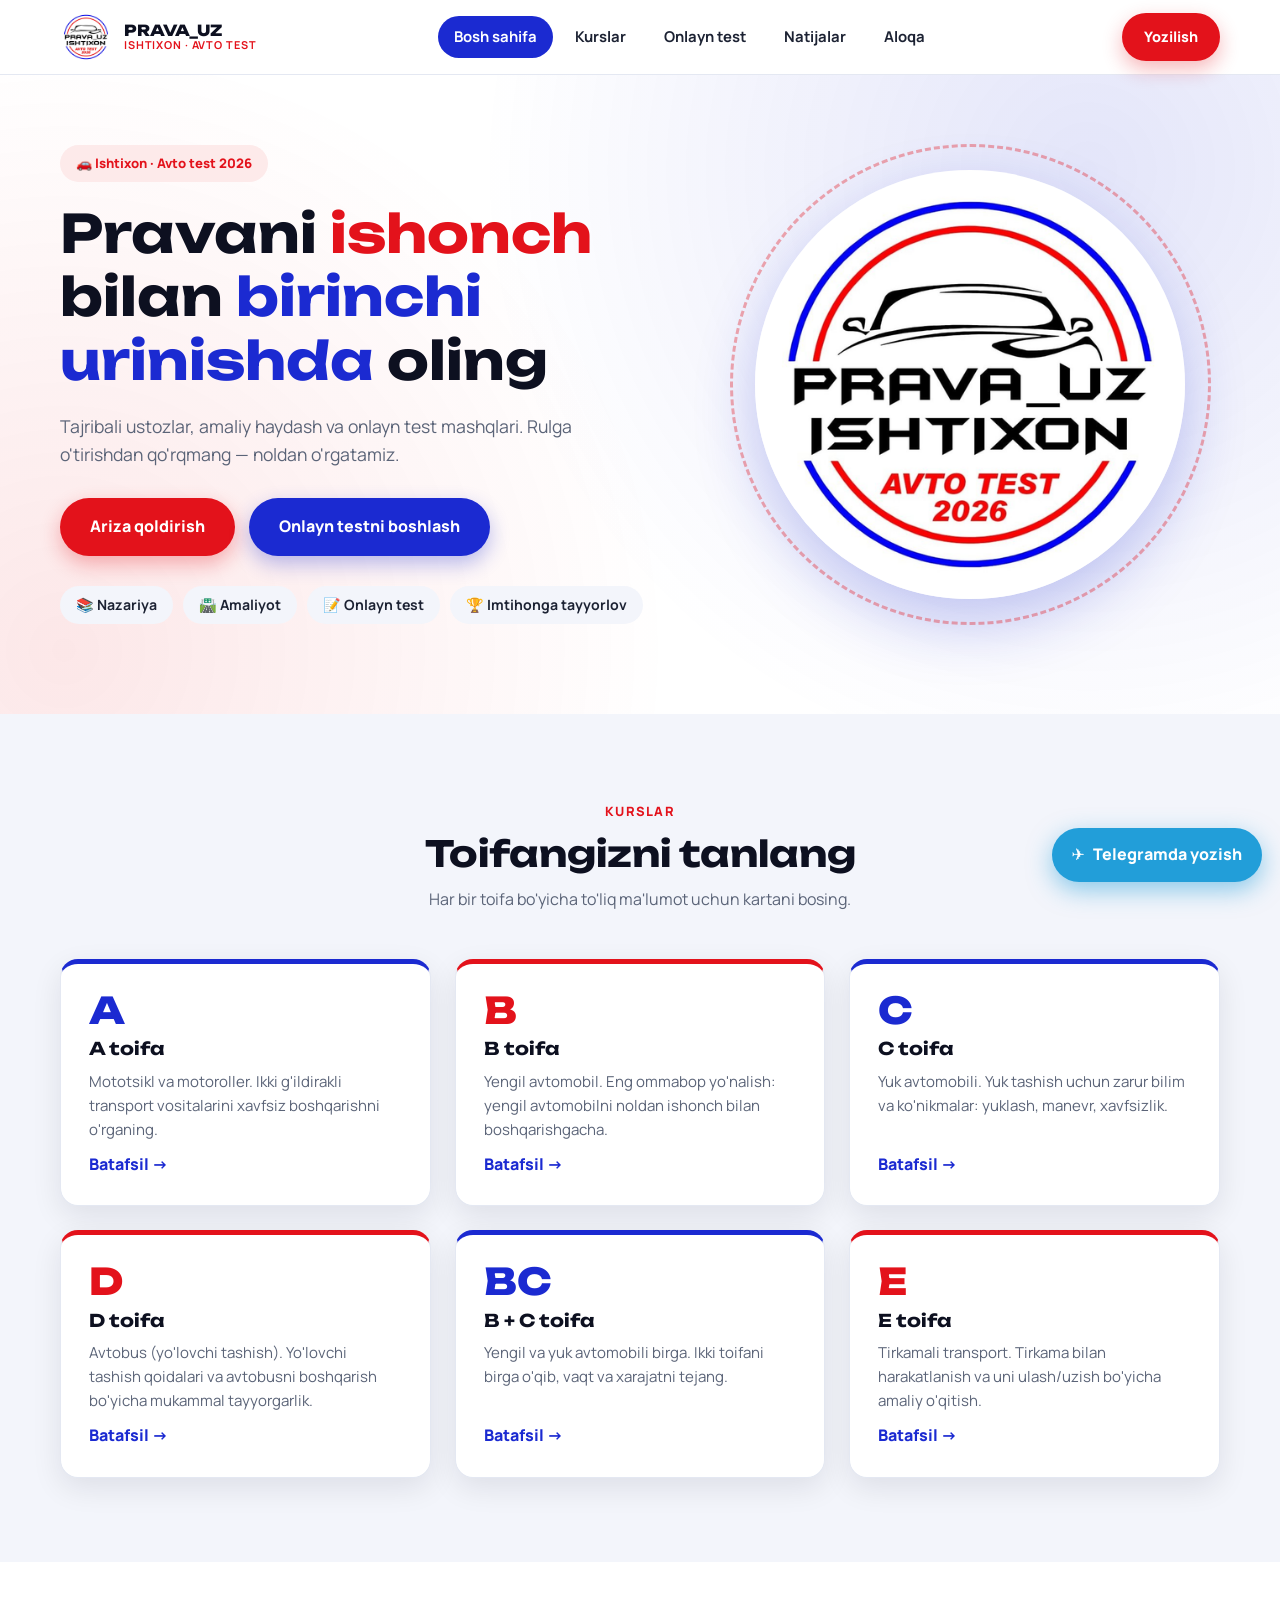
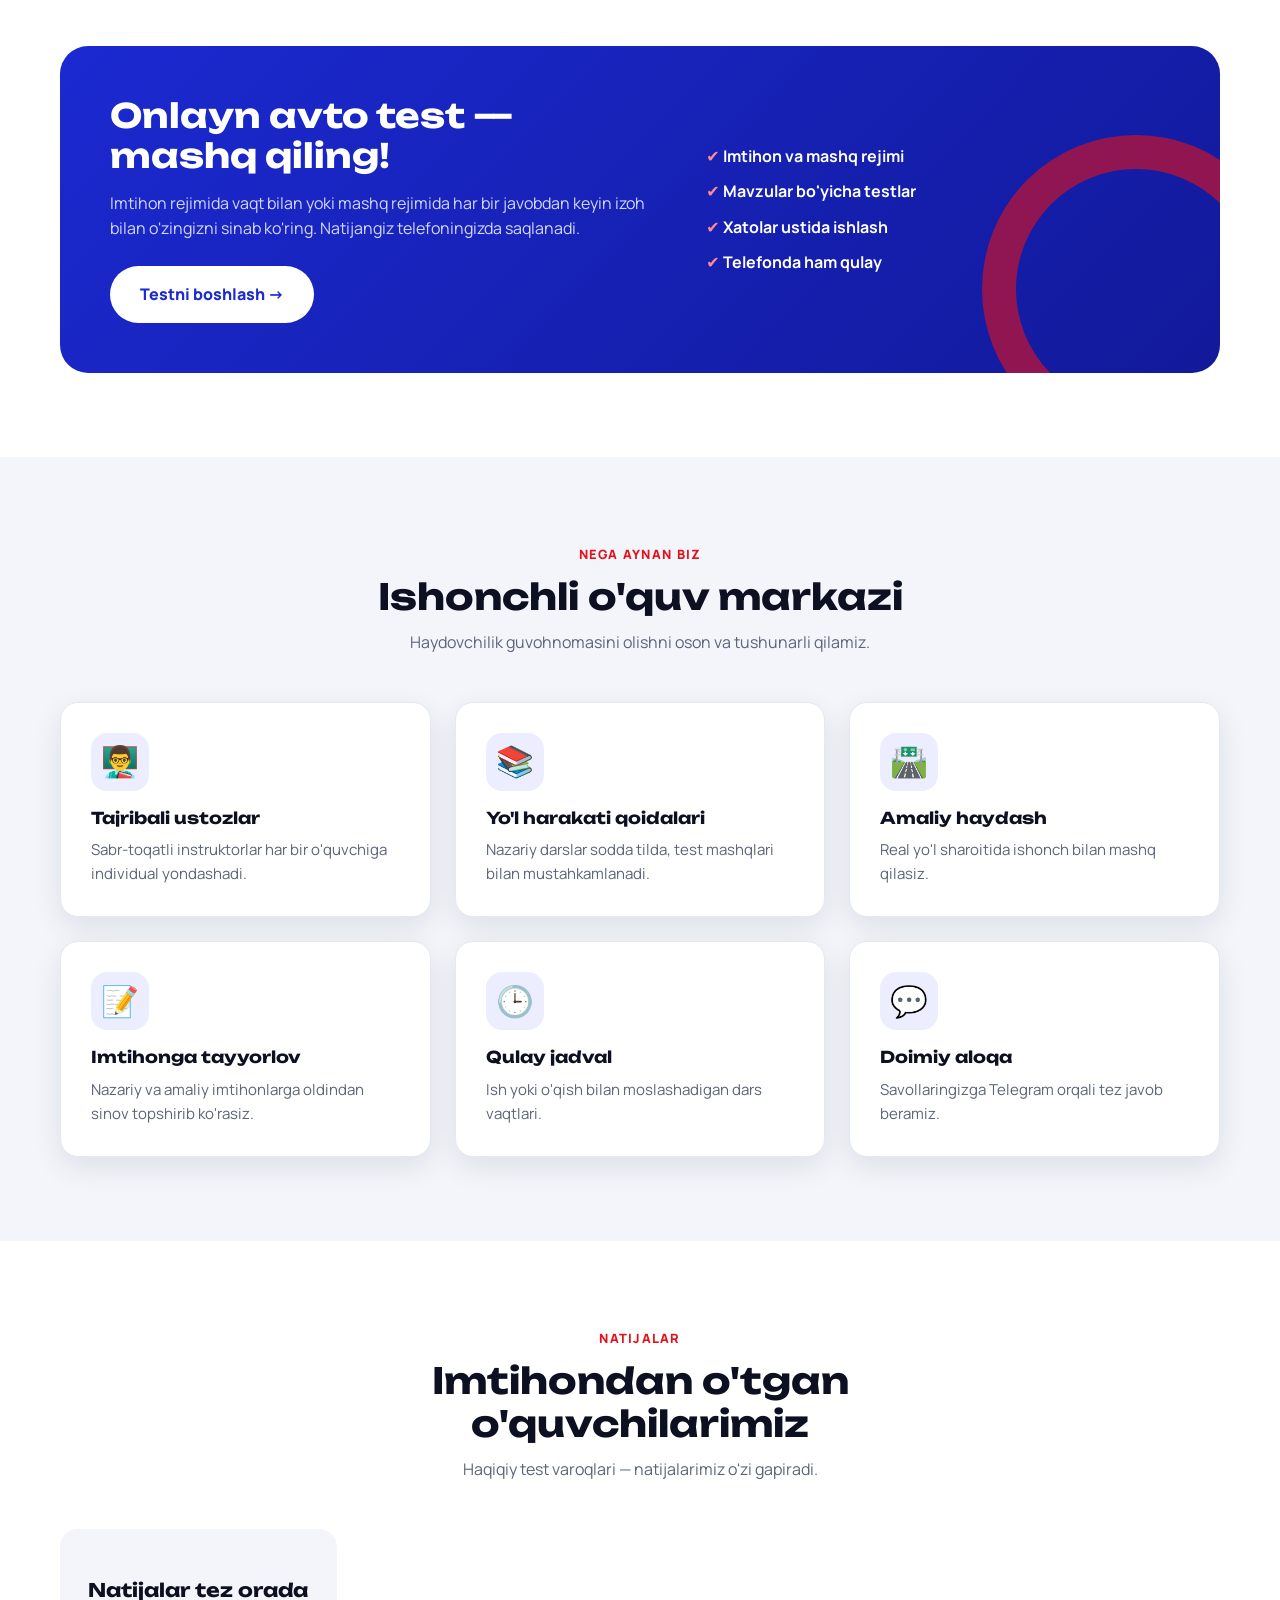
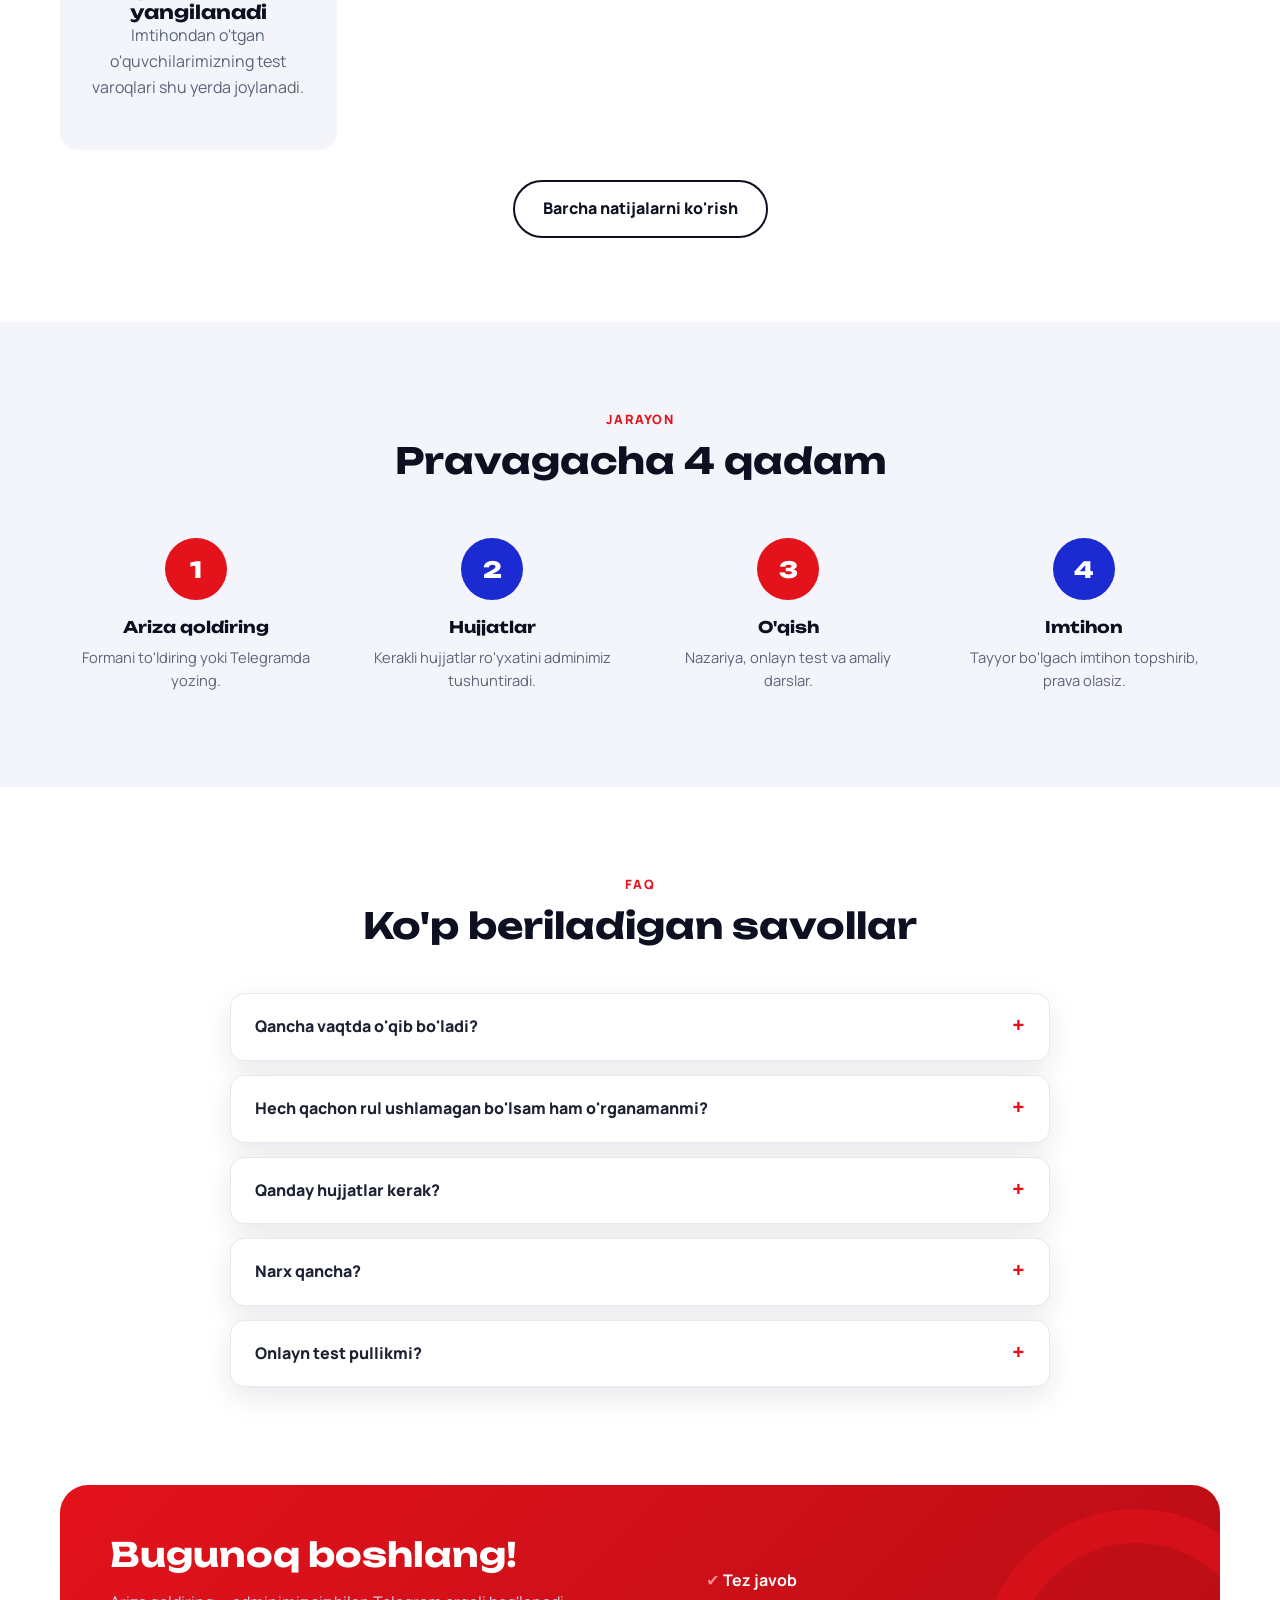
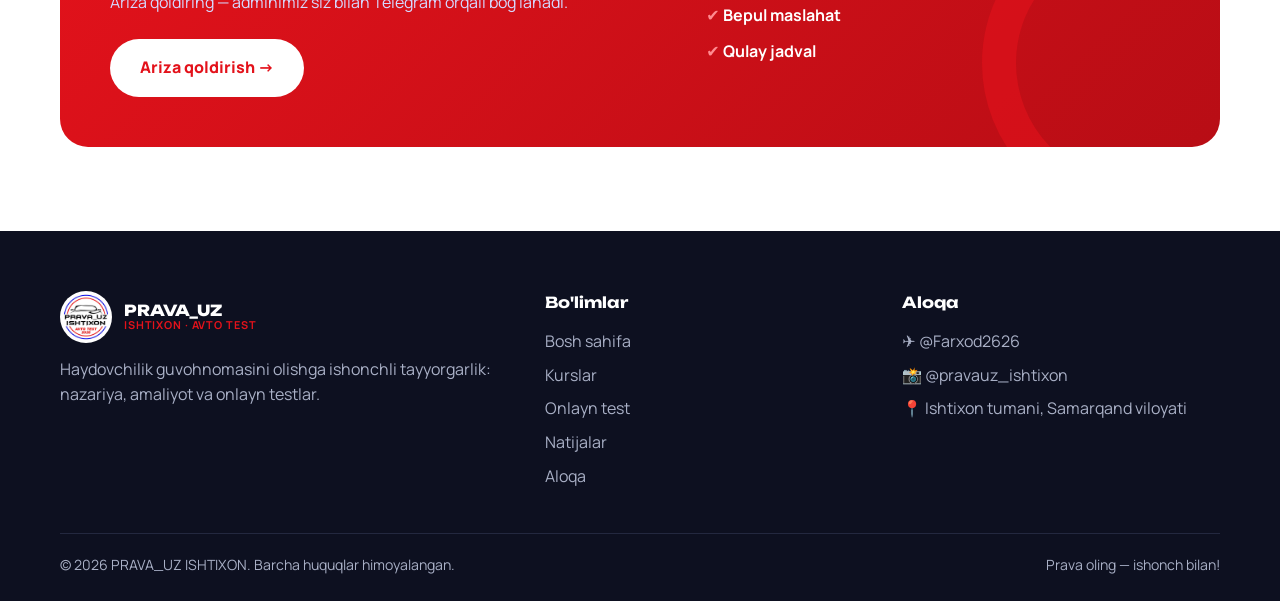
<file: index.html>
<!DOCTYPE html>
<html lang="uz">
<head>
  <meta charset="UTF-8">
  <meta name="viewport" content="width=device-width, initial-scale=1">
  <title>PRAVA_UZ Ishtixon — Avtomaktab va avto test markazi</title>
  <meta name="description" content="Ishtixonda haydovchilik guvohnomasi (prava) olish uchun o'quv markazi: A, B, C, D, BC, E toifalar, onlayn avto test va imtihon natijalari.">
  <meta name="theme-color" content="#1b2ad1">
  <meta property="og:title" content="PRAVA_UZ Ishtixon — Avto test 2026">
  <meta property="og:description" content="Pravani ishonch bilan oling: nazariya, amaliyot va onlayn test.">
  <meta property="og:image" content="logo.png">
  <link rel="icon" href="logo.png">
  <link rel="preconnect" href="https://fonts.googleapis.com">
  <link rel="preconnect" href="https://fonts.gstatic.com" crossorigin>
  <link href="https://fonts.googleapis.com/css2?family=Manrope:wght@400;600;700;800&family=Unbounded:wght@600;800&display=swap" rel="stylesheet">
  <link rel="stylesheet" href="style.css">
</head>
<body>
<div id="site-header"></div>

<main>
  <section class="hero">
    <div class="container hero-grid">
      <div class="reveal">
        <span class="badge">🚗 Ishtixon · Avto test 2026</span>
        <h1>Pravani <em>ishonch</em> bilan <b>birinchi urinishda</b> oling</h1>
        <p class="lead">Tajribali ustozlar, amaliy haydash va onlayn test mashqlari. Rulga o'tirishdan qo'rqmang — noldan o'rgatamiz.</p>
        <div class="hero-cta">
          <a href="aloqa.html" class="btn btn-red">Ariza qoldirish</a>
          <a href="test.html" class="btn btn-blue">Onlayn testni boshlash</a>
        </div>
        <div class="chips"><span>📚 Nazariya</span><span>🛣️ Amaliyot</span><span>📝 Onlayn test</span><span>🏆 Imtihonga tayyorlov</span></div>
      </div>
      <div class="hero-logo reveal"><img src="logo.png" alt="PRAVA_UZ Ishtixon avto test 2026"></div>
    </div>
  </section>

  <section class="section alt" id="toifalar">
    <div class="container">
      <div class="section-head reveal">
        <span class="eyebrow">Kurslar</span>
        <h2>Toifangizni tanlang</h2>
        <p>Har bir toifa bo'yicha to'liq ma'lumot uchun kartani bosing.</p>
      </div>
      <div class="grid grid-3" id="catCards"></div>
    </div>
  </section>

  <section class="section">
    <div class="container">
      <div class="promo reveal">
        <div>
          <h2>Onlayn avto test — mashq qiling!</h2>
          <p>Imtihon rejimida vaqt bilan yoki mashq rejimida har bir javobdan keyin izoh bilan o'zingizni sinab ko'ring. Natijangiz telefoningizda saqlanadi.</p>
          <a href="test.html" class="btn btn-white">Testni boshlash →</a>
        </div>
        <ul><li>Imtihon va mashq rejimi</li><li>Mavzular bo'yicha testlar</li><li>Xatolar ustida ishlash</li><li>Telefonda ham qulay</li></ul>
      </div>
    </div>
  </section>

  <section class="section alt" id="about">
    <div class="container">
      <div class="section-head reveal">
        <span class="eyebrow">Nega aynan biz</span>
        <h2>Ishonchli o'quv markazi</h2>
        <p>Haydovchilik guvohnomasini olishni oson va tushunarli qilamiz.</p>
      </div>
      <div class="grid grid-3">
        <article class="card reveal"><div class="ico">👨‍🏫</div><h3>Tajribali ustozlar</h3><p>Sabr-toqatli instruktorlar har bir o'quvchiga individual yondashadi.</p></article>
        <article class="card reveal"><div class="ico">📚</div><h3>Yo'l harakati qoidalari</h3><p>Nazariy darslar sodda tilda, test mashqlari bilan mustahkamlanadi.</p></article>
        <article class="card reveal"><div class="ico">🛣️</div><h3>Amaliy haydash</h3><p>Real yo'l sharoitida ishonch bilan mashq qilasiz.</p></article>
        <article class="card reveal"><div class="ico">📝</div><h3>Imtihonga tayyorlov</h3><p>Nazariy va amaliy imtihonlarga oldindan sinov topshirib ko'rasiz.</p></article>
        <article class="card reveal"><div class="ico">🕒</div><h3>Qulay jadval</h3><p>Ish yoki o'qish bilan moslashadigan dars vaqtlari.</p></article>
        <article class="card reveal"><div class="ico">💬</div><h3>Doimiy aloqa</h3><p>Savollaringizga Telegram orqali tez javob beramiz.</p></article>
      </div>
    </div>
  </section>

  <section class="section">
    <div class="container">
      <div class="section-head reveal">
        <span class="eyebrow">Natijalar</span>
        <h2>Imtihondan o'tgan o'quvchilarimiz</h2>
        <p>Haqiqiy test varoqlari — natijalarimiz o'zi gapiradi.</p>
      </div>
      <div class="gallery" id="resultsPreview"></div>
      <p style="text-align:center;margin-top:30px"><a href="natijalar.html" class="btn btn-line">Barcha natijalarni ko'rish</a></p>
    </div>
  </section>

  <section class="section alt" id="process">
    <div class="container">
      <div class="section-head reveal"><span class="eyebrow">Jarayon</span><h2>Pravagacha 4 qadam</h2></div>
      <div class="steps">
        <div class="step reveal"><span>1</span><h3>Ariza qoldiring</h3><p>Formani to'ldiring yoki Telegramda yozing.</p></div>
        <div class="step reveal"><span>2</span><h3>Hujjatlar</h3><p>Kerakli hujjatlar ro'yxatini adminimiz tushuntiradi.</p></div>
        <div class="step reveal"><span>3</span><h3>O'qish</h3><p>Nazariya, onlayn test va amaliy darslar.</p></div>
        <div class="step reveal"><span>4</span><h3>Imtihon</h3><p>Tayyor bo'lgach imtihon topshirib, prava olasiz.</p></div>
      </div>
    </div>
  </section>

  <section class="section" id="faq">
    <div class="container narrow">
      <div class="section-head reveal"><span class="eyebrow">FAQ</span><h2>Ko'p beriladigan savollar</h2></div>
      <details class="reveal"><summary>Qancha vaqtda o'qib bo'ladi?</summary><p>Davomiylik toifa va dars jadvaliga bog'liq. Aniq muddatni admin bilan kelishasiz.</p></details>
      <details class="reveal"><summary>Hech qachon rul ushlamagan bo'lsam ham o'rganamanmi?</summary><p>Albatta. Darslar noldan boshlanadi va sizning tezligingizga moslashadi.</p></details>
      <details class="reveal"><summary>Qanday hujjatlar kerak?</summary><p>Hujjatlar ro'yxati amaldagi talablarga qarab beriladi. Telegram orqali adminimizdan so'rang.</p></details>
      <details class="reveal"><summary>Narx qancha?</summary><p>Narx toifaga qarab farq qiladi. Aniq narxni bilish uchun ariza qoldiring yoki yozing.</p></details>
      <details class="reveal"><summary>Onlayn test pullikmi?</summary><p>Saytdagi onlayn test mashqlari bepul.</p></details>
    </div>
  </section>

  <section class="section" style="padding-top:0">
    <div class="container">
      <div class="promo reveal" style="background:linear-gradient(135deg,var(--red),var(--red-d))">
        <div><h2>Bugunoq boshlang!</h2><p>Ariza qoldiring — adminimiz siz bilan Telegram orqali bog'lanadi.</p>
          <a href="aloqa.html" class="btn btn-white" style="color:var(--red)">Ariza qoldirish →</a></div>
        <ul><li>Tez javob</li><li>Bepul maslahat</li><li>Qulay jadval</li></ul>
      </div>
    </div>
  </section>
</main>

<div id="site-footer"></div>
<script src="script.js"></script>
</body>
</html>
</file>
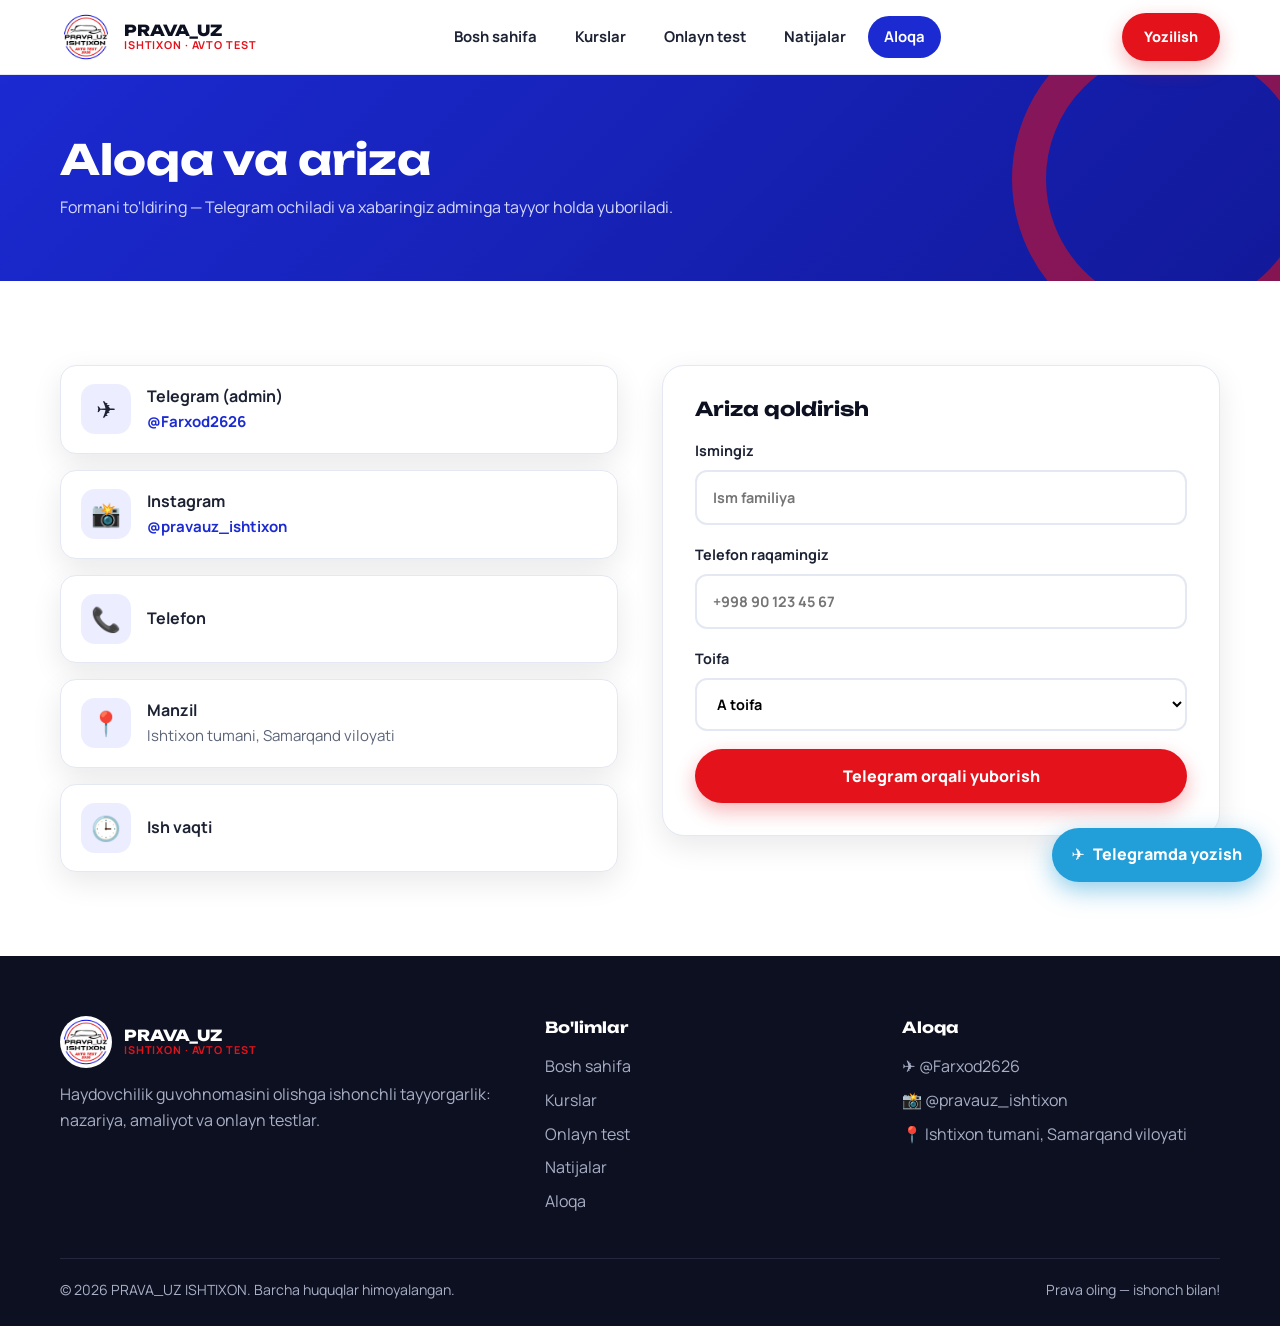
<file: aloqa.html>
<!DOCTYPE html>
<html lang="uz">
<head>
  <meta charset="UTF-8">
  <meta name="viewport" content="width=device-width, initial-scale=1">
  <title>Aloqa va ariza — PRAVA_UZ Ishtixon</title>
  <meta name="description" content="PRAVA_UZ Ishtixon bilan bog'laning: ariza qoldiring, Telegram va Instagram orqali yozing.">
  <link rel="icon" href="logo.png">
  <link href="https://fonts.googleapis.com/css2?family=Manrope:wght@400;600;700;800&family=Unbounded:wght@600;800&display=swap" rel="stylesheet">
  <link rel="stylesheet" href="style.css">
</head>
<body>
<div id="site-header"></div>
<section class="page-head"><div class="container"><h1>Aloqa va ariza</h1><p>Formani to'ldiring — Telegram ochiladi va xabaringiz adminga tayyor holda yuboriladi.</p></div></section>
<main class="section">
  <div class="container contact-grid">
    <div class="info-box reveal" id="infoBox">
      <div class="info"><div class="i">✈️</div><div><b>Telegram (admin)</b><a href="#" data-tg>@Farxod2626</a></div></div>
      <div class="info"><div class="i">📸</div><div><b>Instagram</b><a href="#" data-ig>@pravauz_ishtixon</a></div></div>
      <div class="info" id="phoneBox" hidden><div class="i">📞</div><div><b>Telefon</b><a id="phoneLink" href="#"></a></div></div>
      <div class="info"><div class="i">📍</div><div><b>Manzil</b><span id="addrText">Ishtixon tumani, Samarqand viloyati</span></div></div>
      <div class="info" id="hoursBox" hidden><div class="i">🕒</div><div><b>Ish vaqti</b><span id="hoursText"></span></div></div>
    </div>
    <form class="form reveal" id="leadForm" novalidate>
      <h3>Ariza qoldirish</h3>
      <label>Ismingiz<input type="text" id="name" placeholder="Ism familiya" required></label>
      <label>Telefon raqamingiz<input type="tel" id="phone" placeholder="+998 90 123 45 67" required></label>
      <label>Toifa<select id="course"></select></label>
      <p class="error" id="formError" hidden></p>
      <button type="submit" class="btn btn-red btn-block">Telegram orqali yuborish</button>
    </form>
  </div>
</main>
<div id="site-footer"></div>
<script src="script.js"></script>
<script>
  if (CONFIG.phone) { $("#phoneBox").hidden = false; const a = $("#phoneLink"); a.textContent = CONFIG.phone; a.href = "tel:" + CONFIG.phone.replace(/[^+\d]/g, ""); }
  if (CONFIG.address) $("#addrText").textContent = CONFIG.address;
  if (CONFIG.hours) { $("#hoursBox").hidden = false; $("#hoursText").textContent = CONFIG.hours; }
</script>
</body>
</html>
</file>
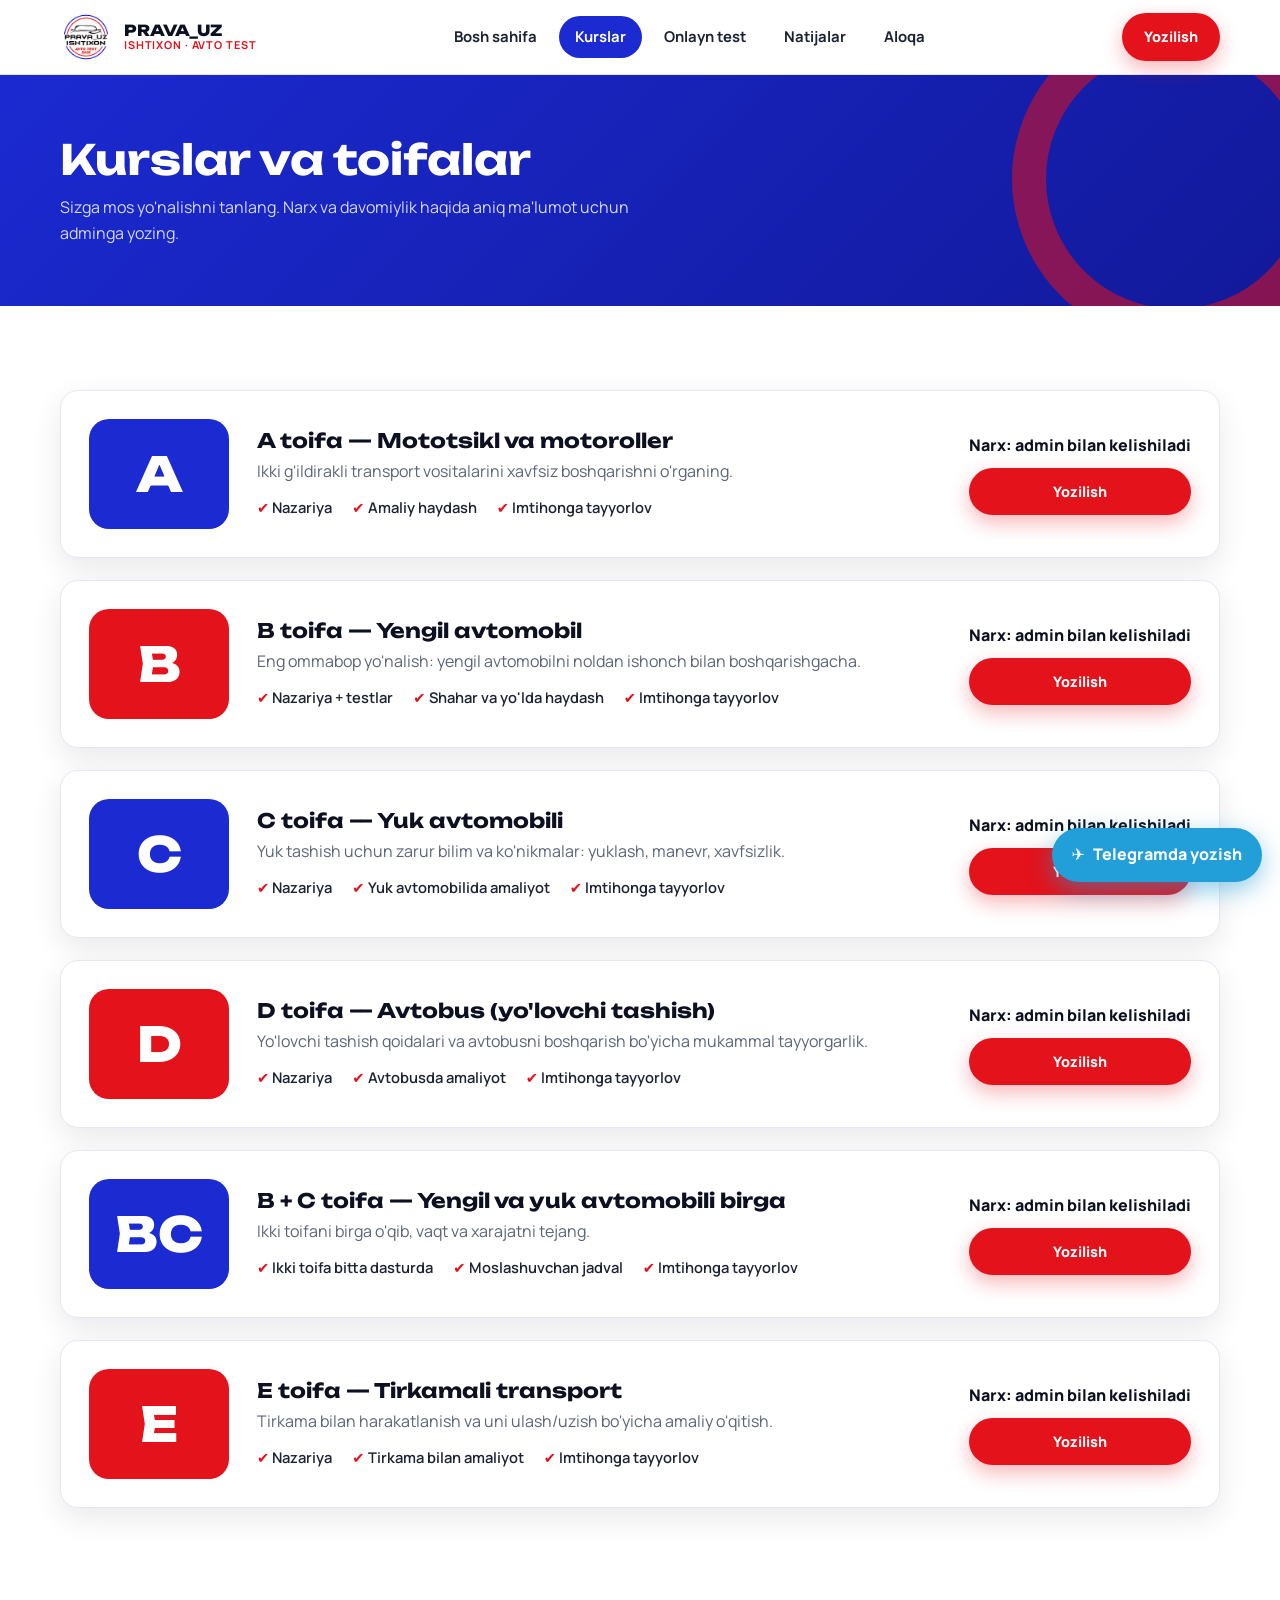
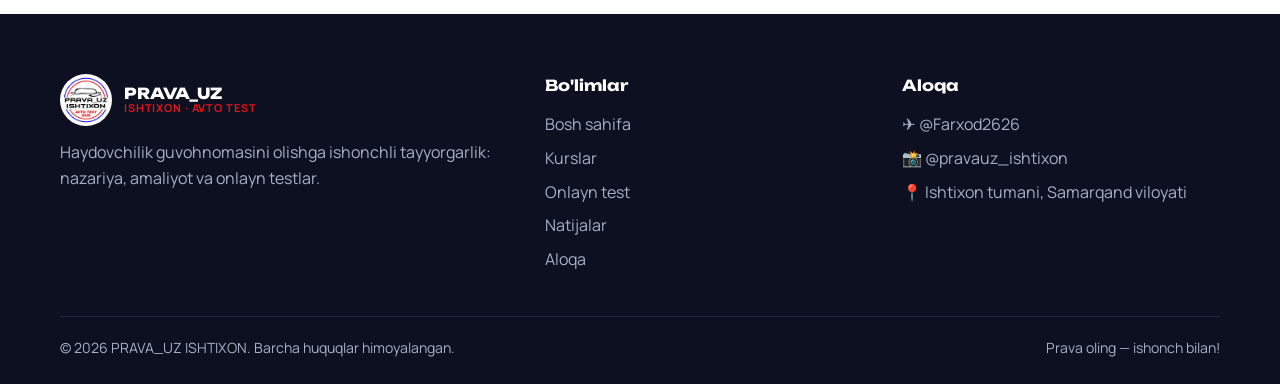
<file: kurslar.html>
<!DOCTYPE html>
<html lang="uz">
<head>
  <meta charset="UTF-8">
  <meta name="viewport" content="width=device-width, initial-scale=1">
  <title>Kurslar va toifalar — PRAVA_UZ Ishtixon</title>
  <meta name="description" content="A, B, C, D, BC va E toifalar bo'yicha haydovchilik kurslari. Ishtixon.">
  <link rel="icon" href="logo.png">
  <link href="https://fonts.googleapis.com/css2?family=Manrope:wght@400;600;700;800&family=Unbounded:wght@600;800&display=swap" rel="stylesheet">
  <link rel="stylesheet" href="style.css">
</head>
<body>
<div id="site-header"></div>
<section class="page-head"><div class="container"><h1>Kurslar va toifalar</h1><p>Sizga mos yo'nalishni tanlang. Narx va davomiylik haqida aniq ma'lumot uchun adminga yozing.</p></div></section>
<main class="section"><div class="container" id="courseList"></div></main>
<div id="site-footer"></div>
<script src="script.js"></script>
</body>
</html>
</file>
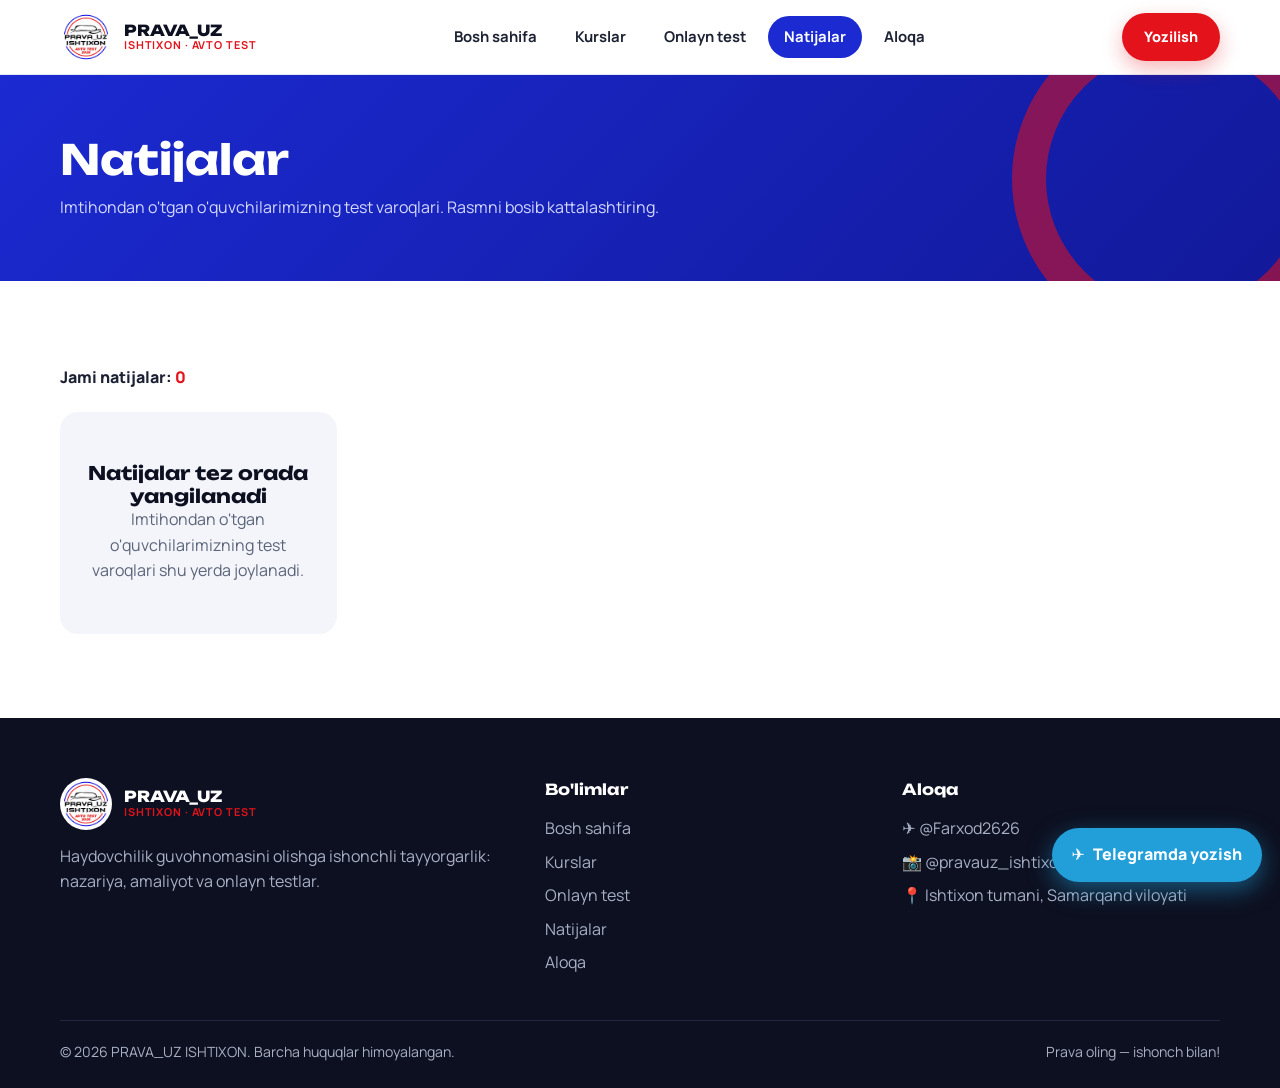
<file: natijalar.html>
<!DOCTYPE html>
<html lang="uz">
<head>
  <meta charset="UTF-8">
  <meta name="viewport" content="width=device-width, initial-scale=1">
  <title>Natijalar — PRAVA_UZ Ishtixon</title>
  <meta name="description" content="Imtihondan muvaffaqiyatli o'tgan o'quvchilarimizning test varoqlari.">
  <link rel="icon" href="logo.png">
  <link href="https://fonts.googleapis.com/css2?family=Manrope:wght@400;600;700;800&family=Unbounded:wght@600;800&display=swap" rel="stylesheet">
  <link rel="stylesheet" href="style.css">
</head>
<body>
<div id="site-header"></div>
<section class="page-head"><div class="container"><h1>Natijalar</h1><p>Imtihondan o'tgan o'quvchilarimizning test varoqlari. Rasmni bosib kattalashtiring.</p></div></section>
<main class="section"><div class="container">
  <p style="margin-bottom:22px;font-weight:800">Jami natijalar: <span id="resCount" style="color:var(--red)">0</span></p>
  <div class="gallery" id="gallery"></div>
</div></main>
<div id="site-footer"></div>
<script src="script.js"></script>
</body>
</html>
</file>
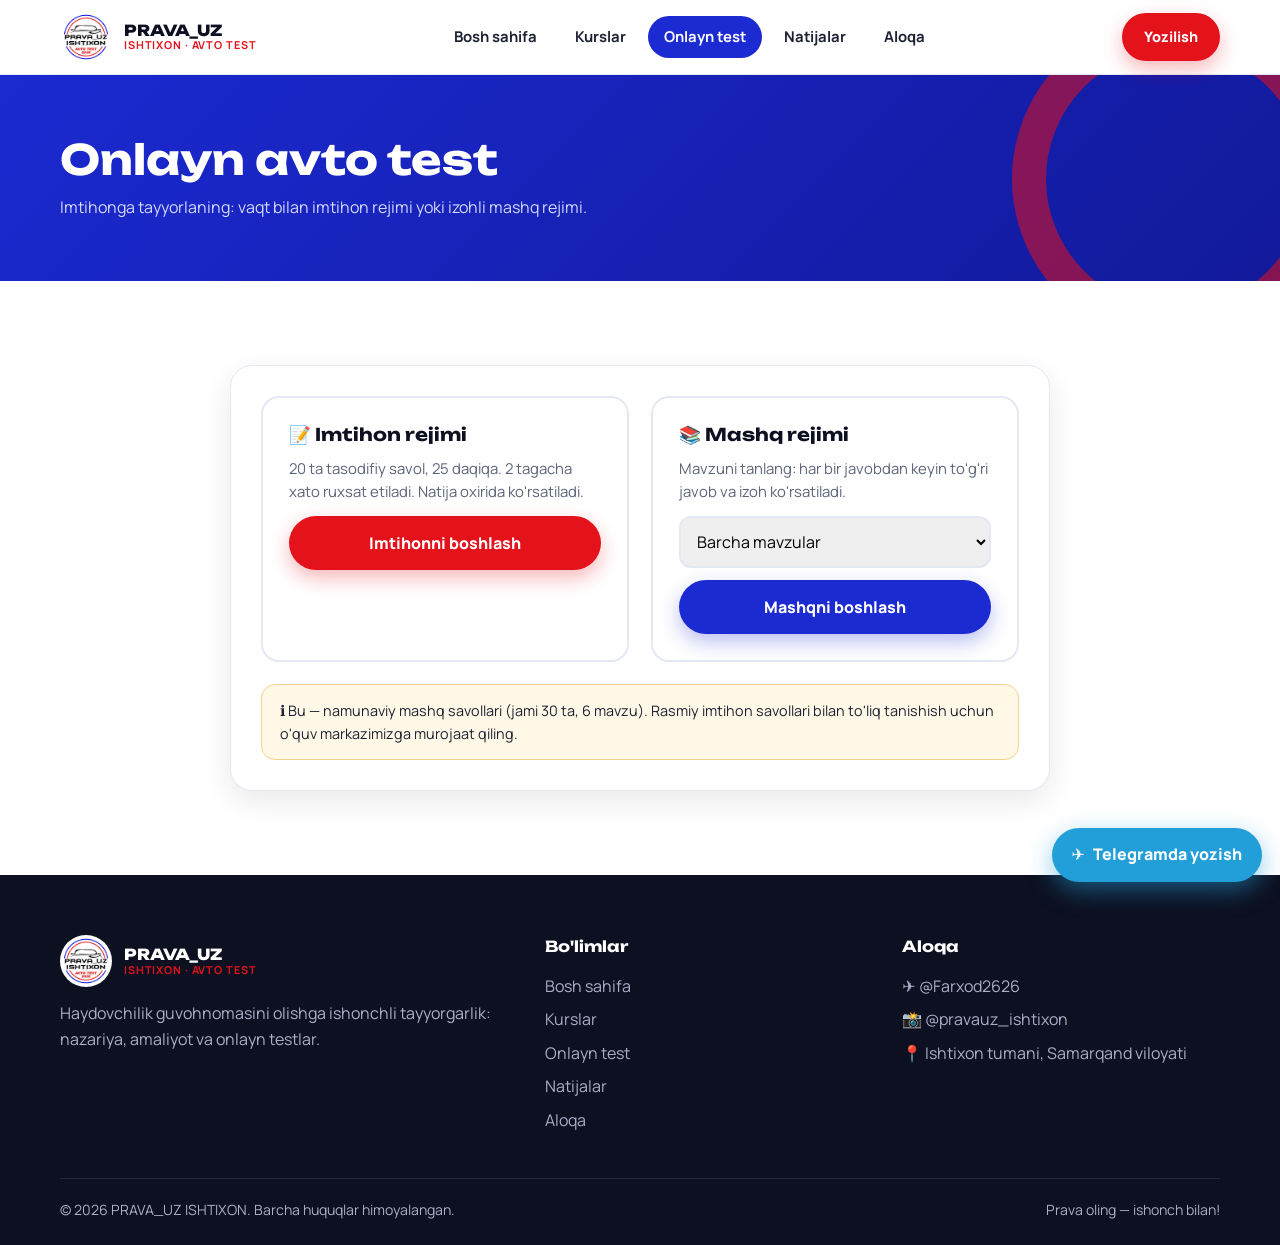
<file: test.html>
<!DOCTYPE html>
<html lang="uz">
<head>
  <meta charset="UTF-8">
  <meta name="viewport" content="width=device-width, initial-scale=1">
  <title>Onlayn avto test — PRAVA_UZ Ishtixon</title>
  <meta name="description" content="Haydovchilik guvohnomasi imtihoniga onlayn tayyorlaning: imtihon va mashq rejimi, mavzular bo'yicha testlar.">
  <link rel="icon" href="logo.png">
  <link href="https://fonts.googleapis.com/css2?family=Manrope:wght@400;600;700;800&family=Unbounded:wght@600;800&display=swap" rel="stylesheet">
  <link rel="stylesheet" href="style.css">
</head>
<body>
<div id="site-header"></div>
<section class="page-head"><div class="container"><h1>Onlayn avto test</h1><p>Imtihonga tayyorlaning: vaqt bilan imtihon rejimi yoki izohli mashq rejimi.</p></div></section>
<main class="section"><div class="container narrow" id="testRoot"></div></main>
<div id="site-footer"></div>
<script src="script.js"></script>
<script src="questions.js"></script>
<script src="test.js"></script>
</body>
</html>
</file>
<file: style.css>
:root{
  --blue:#1b2ad1;--blue-d:#12199a;--red:#e3121b;--red-d:#b80d15;
  --ink:#0d1020;--text:#1c2233;--muted:#5b6478;--bg:#fff;--alt:#f3f5fb;--line:#e4e8f2;
  --radius:18px;--shadow:0 10px 30px rgba(13,16,32,.09);
}
*{box-sizing:border-box;margin:0;padding:0}
html{scroll-behavior:smooth;scroll-padding-top:90px}
body{font-family:'Manrope',system-ui,sans-serif;color:var(--text);background:var(--bg);line-height:1.6;-webkit-font-smoothing:antialiased}
a{color:inherit;text-decoration:none}
ul{list-style:none}
img{max-width:100%;display:block}
.container{width:min(1160px,92%);margin-inline:auto}
.narrow{width:min(820px,92%)}
h1,h2,h3{font-family:'Unbounded','Manrope',sans-serif;line-height:1.2;color:var(--ink)}

/* header */
.header{position:sticky;top:0;z-index:50;background:rgba(255,255,255,.95);backdrop-filter:blur(10px);border-bottom:1px solid var(--line)}
.nav{display:flex;align-items:center;justify-content:space-between;height:74px;gap:16px}
.logo{display:flex;align-items:center;gap:12px;font-family:'Unbounded';font-weight:800;font-size:.95rem;color:var(--ink);line-height:1.1}
.logo img{width:52px;height:52px;border-radius:50%}
.logo small{display:block;font-family:'Manrope';font-weight:700;font-size:.68rem;color:var(--red);letter-spacing:.08em}
.menu{display:flex;gap:6px}
.menu a{padding:9px 16px;border-radius:999px;font-weight:700;font-size:.93rem;color:var(--text);transition:.2s}
.menu a:hover{background:var(--alt);color:var(--blue)}
.menu a.active{background:var(--blue);color:#fff}
.burger{display:none;background:none;border:0;cursor:pointer;width:42px;height:42px}
.burger span{display:block;height:3px;background:var(--ink);margin:6px 8px;border-radius:2px}

/* buttons */
.btn{display:inline-block;padding:14px 28px;border-radius:999px;font-weight:800;border:2px solid transparent;cursor:pointer;font-family:inherit;font-size:1rem;transition:transform .2s,box-shadow .2s,background .2s;text-align:center}
.btn:hover{transform:translateY(-2px)}
.btn-red{background:var(--red);color:#fff;box-shadow:0 8px 20px rgba(227,18,27,.3)}
.btn-red:hover{background:var(--red-d)}
.btn-blue{background:var(--blue);color:#fff;box-shadow:0 8px 20px rgba(27,42,209,.3)}
.btn-blue:hover{background:var(--blue-d)}
.btn-line{border-color:var(--ink);color:var(--ink)}
.btn-line:hover{background:var(--ink);color:#fff}
.btn-white{background:#fff;color:var(--blue)}
.btn-sm{padding:10px 20px;font-size:.9rem}
.btn-block{width:100%}

/* hero */
.hero{background:radial-gradient(circle at 85% 15%,rgba(27,42,209,.12),transparent 50%),radial-gradient(circle at 5% 90%,rgba(227,18,27,.10),transparent 45%),#fff;padding:70px 0 90px;overflow:hidden}
.hero-grid{display:grid;grid-template-columns:1.1fr .9fr;gap:50px;align-items:center}
.badge{display:inline-block;background:#fdeaea;color:var(--red);padding:8px 16px;border-radius:999px;font-weight:800;font-size:.82rem;margin-bottom:20px}
.hero h1{font-size:clamp(2rem,4.8vw,3.3rem);margin-bottom:20px}
.hero h1 em{font-style:normal;color:var(--red)}
.hero h1 b{color:var(--blue)}
.hero p.lead{color:var(--muted);font-size:1.1rem;max-width:540px}
.hero-cta{display:flex;gap:14px;flex-wrap:wrap;margin:30px 0}
.chips{display:flex;gap:10px;flex-wrap:wrap}
.chips span{background:var(--alt);padding:8px 16px;border-radius:999px;font-weight:700;font-size:.88rem}
.hero-logo{position:relative;display:grid;place-items:center}
.hero-logo img{width:min(430px,86%);border-radius:50%;box-shadow:0 25px 60px rgba(27,42,209,.25);animation:float 5s ease-in-out infinite}
.hero-logo::before{content:"";position:absolute;width:min(480px,95%);aspect-ratio:1;border-radius:50%;border:3px dashed rgba(227,18,27,.35);animation:spin 40s linear infinite}
@keyframes float{50%{transform:translateY(-12px)}}
@keyframes spin{to{transform:rotate(360deg)}}

/* page head */
.page-head{background:linear-gradient(135deg,var(--blue),var(--blue-d));color:#fff;padding:60px 0;position:relative;overflow:hidden}
.page-head::after{content:"";position:absolute;right:-60px;top:-60px;width:260px;height:260px;border-radius:50%;border:34px solid rgba(227,18,27,.55)}
.page-head h1{color:#fff;font-size:clamp(1.7rem,4vw,2.6rem);margin-bottom:10px}
.page-head p{color:#d5d9ff;max-width:620px}

/* sections */
.section{padding:84px 0}
.alt{background:var(--alt)}
.section-head{text-align:center;max-width:660px;margin:0 auto 46px}
.eyebrow{display:inline-block;color:var(--red);font-weight:800;text-transform:uppercase;letter-spacing:.1em;font-size:.8rem;margin-bottom:10px}
.section-head h2{font-size:clamp(1.55rem,3.2vw,2.25rem);margin-bottom:12px}
.section-head p{color:var(--muted)}
.grid{display:grid;gap:24px}
.grid-3{grid-template-columns:repeat(3,1fr)}
.grid-4{grid-template-columns:repeat(4,1fr)}
.card{background:#fff;border-radius:var(--radius);padding:30px;box-shadow:var(--shadow);transition:transform .3s;border:1px solid var(--line)}
.card:hover{transform:translateY(-6px)}
.ico{font-size:1.9rem;width:58px;height:58px;display:grid;place-items:center;background:#eceeff;border-radius:16px;margin-bottom:18px}
.card h3{font-size:1.02rem;margin-bottom:10px}
.card p{color:var(--muted);font-size:.94rem}

/* course cards */
.cat{display:flex;flex-direction:column;gap:10px;background:#fff;border-radius:var(--radius);padding:28px;box-shadow:var(--shadow);border:1px solid var(--line);border-top:5px solid var(--blue);transition:transform .3s}
.cat:nth-child(even){border-top-color:var(--red)}
.cat:hover{transform:translateY(-6px)}
.cat .letter{font-family:'Unbounded';font-weight:800;font-size:2.3rem;color:var(--blue);line-height:1}
.cat:nth-child(even) .letter{color:var(--red)}
.cat h3{font-size:1.1rem}
.cat p{color:var(--muted);font-size:.94rem;flex:1}
.cat .more{font-weight:800;color:var(--blue)}

.course-row{display:grid;grid-template-columns:140px 1fr auto;gap:28px;align-items:center;background:#fff;border:1px solid var(--line);border-radius:var(--radius);padding:28px;box-shadow:var(--shadow);margin-bottom:22px}
.course-row .big{font-family:'Unbounded';font-weight:800;font-size:3rem;color:#fff;background:var(--blue);border-radius:20px;height:110px;display:grid;place-items:center}
.course-row:nth-of-type(even) .big{background:var(--red)}
.course-row h3{font-size:1.25rem;margin-bottom:6px}
.course-row p{color:var(--muted)}
.course-row ul{margin-top:12px;display:flex;gap:8px 20px;flex-wrap:wrap;font-weight:600;font-size:.92rem}
.course-row li::before{content:"✔ ";color:var(--red)}
.course-row .side{text-align:center;display:grid;gap:10px;min-width:170px}
.course-row .price{font-weight:800;color:var(--ink)}

/* promo banners */
.promo{display:grid;grid-template-columns:1.2fr 1fr;gap:40px;align-items:center;background:linear-gradient(135deg,var(--blue),var(--blue-d));color:#fff;border-radius:28px;padding:50px;position:relative;overflow:hidden}
.promo::after{content:"";position:absolute;right:-70px;bottom:-70px;width:240px;height:240px;border-radius:50%;border:34px solid rgba(227,18,27,.6)}
.promo h2{color:#fff;font-size:clamp(1.5rem,3vw,2.1rem);margin-bottom:14px}
.promo p{color:#d5d9ff;margin-bottom:24px}
.promo ul{display:grid;gap:10px;font-weight:700;position:relative;z-index:1}
.promo ul li::before{content:"✔ ";color:#ff8b90}

.steps{display:grid;grid-template-columns:repeat(4,1fr);gap:24px}
.step{text-align:center;padding:10px}
.step span{display:grid;place-items:center;width:62px;height:62px;margin:0 auto 18px;border-radius:50%;background:var(--red);color:#fff;font-family:'Unbounded';font-size:1.4rem;font-weight:800}
.step:nth-child(even) span{background:var(--blue)}
.step h3{font-size:1rem;margin-bottom:8px}
.step p{color:var(--muted);font-size:.92rem}

details{background:#fff;border-radius:14px;padding:20px 24px;margin-bottom:14px;box-shadow:var(--shadow);border:1px solid var(--line)}
summary{font-weight:800;cursor:pointer;list-style:none;display:flex;justify-content:space-between;gap:12px}
summary::after{content:"+";font-size:1.4rem;color:var(--red);line-height:1}
details[open] summary::after{content:"–"}
details p{margin-top:12px;color:var(--muted)}

/* contact */
.contact-grid{display:grid;grid-template-columns:1fr 1fr;gap:44px;align-items:start}
.info-box{display:grid;gap:16px}
.info{display:flex;gap:16px;align-items:center;background:#fff;border:1px solid var(--line);border-radius:16px;padding:18px 20px;box-shadow:var(--shadow)}
.info .i{font-size:1.5rem;width:50px;height:50px;border-radius:14px;background:#eceeff;display:grid;place-items:center;flex:none}
.info b{display:block}
.info span,.info a{color:var(--muted);font-size:.94rem}
.info a{color:var(--blue);font-weight:700}
.form{background:#fff;border-radius:22px;padding:32px;display:grid;gap:18px;box-shadow:var(--shadow);border:1px solid var(--line)}
.form h3{font-size:1.2rem}
.form label{display:grid;gap:8px;font-weight:700;font-size:.9rem}
.form input,.form select{padding:14px 16px;border:2px solid var(--line);border-radius:12px;font:inherit;transition:border-color .2s;background:#fff}
.form input:focus,.form select:focus{outline:0;border-color:var(--blue)}
.error{color:#d32f2f;font-weight:700;font-size:.9rem}

/* footer */
.footer{background:var(--ink);color:#a9b0c6;padding:60px 0 24px}
.footer-grid{display:grid;grid-template-columns:1.4fr 1fr 1fr;gap:40px;margin-bottom:36px}
.footer .logo{color:#fff;margin-bottom:14px}
.footer h4{color:#fff;margin-bottom:14px;font-family:'Unbounded';font-size:.95rem}
.footer li{margin-bottom:8px}
.footer a:hover{color:#fff}
.footer-bottom{border-top:1px solid #23283f;padding-top:20px;font-size:.88rem;display:flex;justify-content:space-between;flex-wrap:wrap;gap:8px}

.fab{position:fixed;right:18px;bottom:18px;z-index:60;background:#229ed9;color:#fff;padding:14px 20px;border-radius:999px;font-weight:800;box-shadow:0 8px 24px rgba(34,158,217,.5);display:flex;gap:8px;animation:pulse 2.4s infinite}
@keyframes pulse{0%,100%{box-shadow:0 8px 24px rgba(34,158,217,.5)}50%{box-shadow:0 8px 34px rgba(34,158,217,.9)}}

/* gallery */
.gallery{display:grid;grid-template-columns:repeat(auto-fill,minmax(240px,1fr));gap:18px}
.gallery figure{position:relative;border-radius:16px;overflow:hidden;background:#fff;border:1px solid var(--line);box-shadow:var(--shadow);cursor:zoom-in;aspect-ratio:3/4}
.gallery img{width:100%;height:100%;object-fit:cover;transition:transform .4s}
.gallery figure:hover img{transform:scale(1.05)}
.gallery figcaption{position:absolute;left:0;right:0;bottom:0;padding:26px 12px 10px;background:linear-gradient(transparent,rgba(13,16,32,.8));color:#fff;font-weight:700;font-size:.85rem}
.empty{text-align:center;padding:50px 20px;background:var(--alt);border-radius:var(--radius);color:var(--muted)}
.lb{position:fixed;inset:0;background:rgba(7,9,20,.92);z-index:100;display:none;align-items:center;justify-content:center;padding:20px}
.lb.open{display:flex}
.lb img{max-height:88vh;max-width:92vw;border-radius:10px}
.lb button{position:absolute;background:rgba(255,255,255,.15);border:0;color:#fff;font-size:1.6rem;width:48px;height:48px;border-radius:50%;cursor:pointer}
.lb .x{top:18px;right:18px}.lb .pv{left:14px;top:50%}.lb .nx{right:14px;top:50%}

/* test */
.t-card{background:#fff;border:1px solid var(--line);border-radius:22px;box-shadow:var(--shadow);padding:30px}
.t-modes{display:grid;grid-template-columns:1fr 1fr;gap:22px}
.mode{border:2px solid var(--line);border-radius:18px;padding:26px;display:grid;gap:12px;align-content:start}
.mode h3{font-size:1.1rem}
.mode p{color:var(--muted);font-size:.93rem}
.mode select{padding:12px;border:2px solid var(--line);border-radius:12px;font:inherit}
.t-top{display:flex;justify-content:space-between;align-items:center;gap:14px;flex-wrap:wrap;margin-bottom:16px;font-weight:800}
.timer{background:var(--ink);color:#fff;padding:8px 16px;border-radius:999px;font-variant-numeric:tabular-nums}
.timer.low{background:var(--red)}
.chipsq{display:flex;gap:8px;flex-wrap:wrap;margin-bottom:22px}
.chipsq button{width:38px;height:38px;border-radius:10px;border:2px solid var(--line);background:#fff;font-weight:800;cursor:pointer;font-family:inherit}
.chipsq button.done{background:#eceeff;border-color:var(--blue);color:var(--blue)}
.chipsq button.cur{background:var(--blue);color:#fff;border-color:var(--blue)}
.chipsq button.ok{background:#e4f8ea;border-color:#2e9e57;color:#1d7a40}
.chipsq button.bad{background:#fdeaea;border-color:var(--red);color:var(--red)}
.q-topic{color:var(--red);font-weight:800;font-size:.8rem;text-transform:uppercase;letter-spacing:.08em;margin-bottom:8px}
.q-text{font-size:1.2rem;font-weight:800;margin-bottom:18px;color:var(--ink)}
.q-img{margin:0 auto 20px;max-height:280px;border-radius:12px;border:1px solid var(--line)}
.opts{display:grid;gap:12px}
.opt{display:flex;gap:14px;align-items:flex-start;text-align:left;padding:15px 18px;border:2px solid var(--line);border-radius:14px;background:#fff;font:inherit;font-weight:600;cursor:pointer;transition:.15s;color:var(--text)}
.opt:hover:not(:disabled){border-color:var(--blue);background:#f6f7ff}
.opt b{flex:none;width:30px;height:30px;border-radius:8px;background:var(--alt);display:grid;place-items:center;font-size:.9rem}
.opt.sel{border-color:var(--blue);background:#eceeff}
.opt.ok{border-color:#2e9e57;background:#e4f8ea}
.opt.bad{border-color:var(--red);background:#fdeaea}
.opt:disabled{cursor:default}
.expl{margin-top:16px;background:#f6f7ff;border-left:4px solid var(--blue);padding:14px 18px;border-radius:10px;font-size:.94rem}
.t-nav{display:flex;justify-content:space-between;gap:12px;margin-top:26px;flex-wrap:wrap}
.result{text-align:center}
.score{font-family:'Unbounded';font-size:3.2rem;font-weight:800;margin:10px 0}
.pass{color:#1d7a40}.fail{color:var(--red)}
.review{text-align:left;margin-top:26px;display:grid;gap:14px}
.review div{border:1px solid var(--line);border-radius:14px;padding:16px 18px}
.review small{color:var(--muted)}
.hist{margin-top:26px;font-size:.92rem;color:var(--muted)}
.notice{background:#fff8e6;border:1px solid #f1d58a;border-radius:14px;padding:14px 18px;font-size:.9rem;margin-top:22px}

.reveal{opacity:0;transform:translateY(26px);transition:opacity .7s,transform .7s}
.reveal.visible{opacity:1;transform:none}

@media(max-width:960px){
  .hero-grid,.contact-grid,.promo,.t-modes{grid-template-columns:1fr}
  .grid-3,.grid-4{grid-template-columns:1fr 1fr}
  .steps{grid-template-columns:1fr 1fr}
  .footer-grid{grid-template-columns:1fr}
  .course-row{grid-template-columns:1fr;text-align:center}
  .course-row .big{height:80px}
  .course-row ul{justify-content:center}
  .hero-logo{order:-1}
  .burger{display:block}
  .menu{position:fixed;top:74px;left:0;right:0;background:#fff;flex-direction:column;padding:16px 5%;gap:6px;border-bottom:1px solid var(--line);transform:translateY(-140%);transition:transform .35s;z-index:-1}
  .menu.open{transform:none}
  .promo{padding:34px 26px}
}
@media(max-width:560px){.grid-3,.grid-4,.steps{grid-template-columns:1fr}.fab span{display:none}.logo small{display:none}}
@media(prefers-reduced-motion:reduce){*{animation:none!important;transition:none!important}.reveal{opacity:1;transform:none}}
</file>
